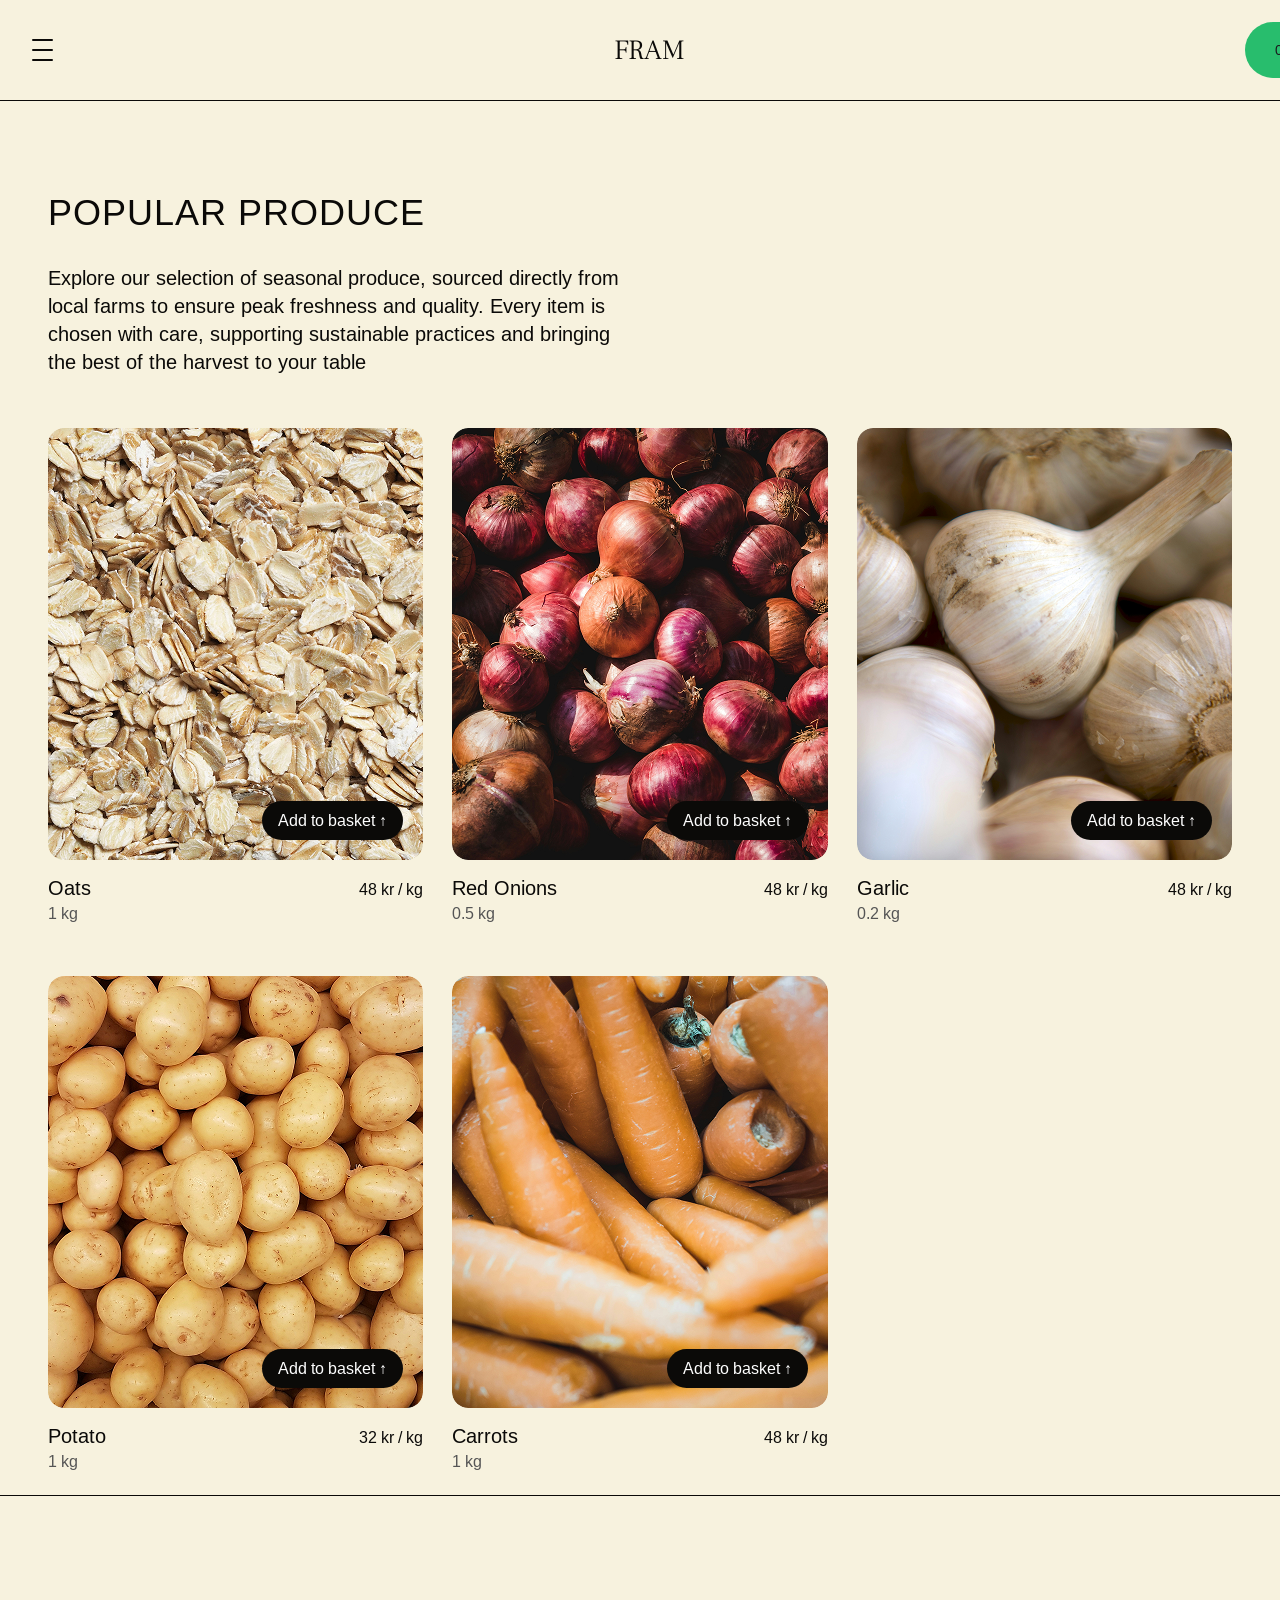
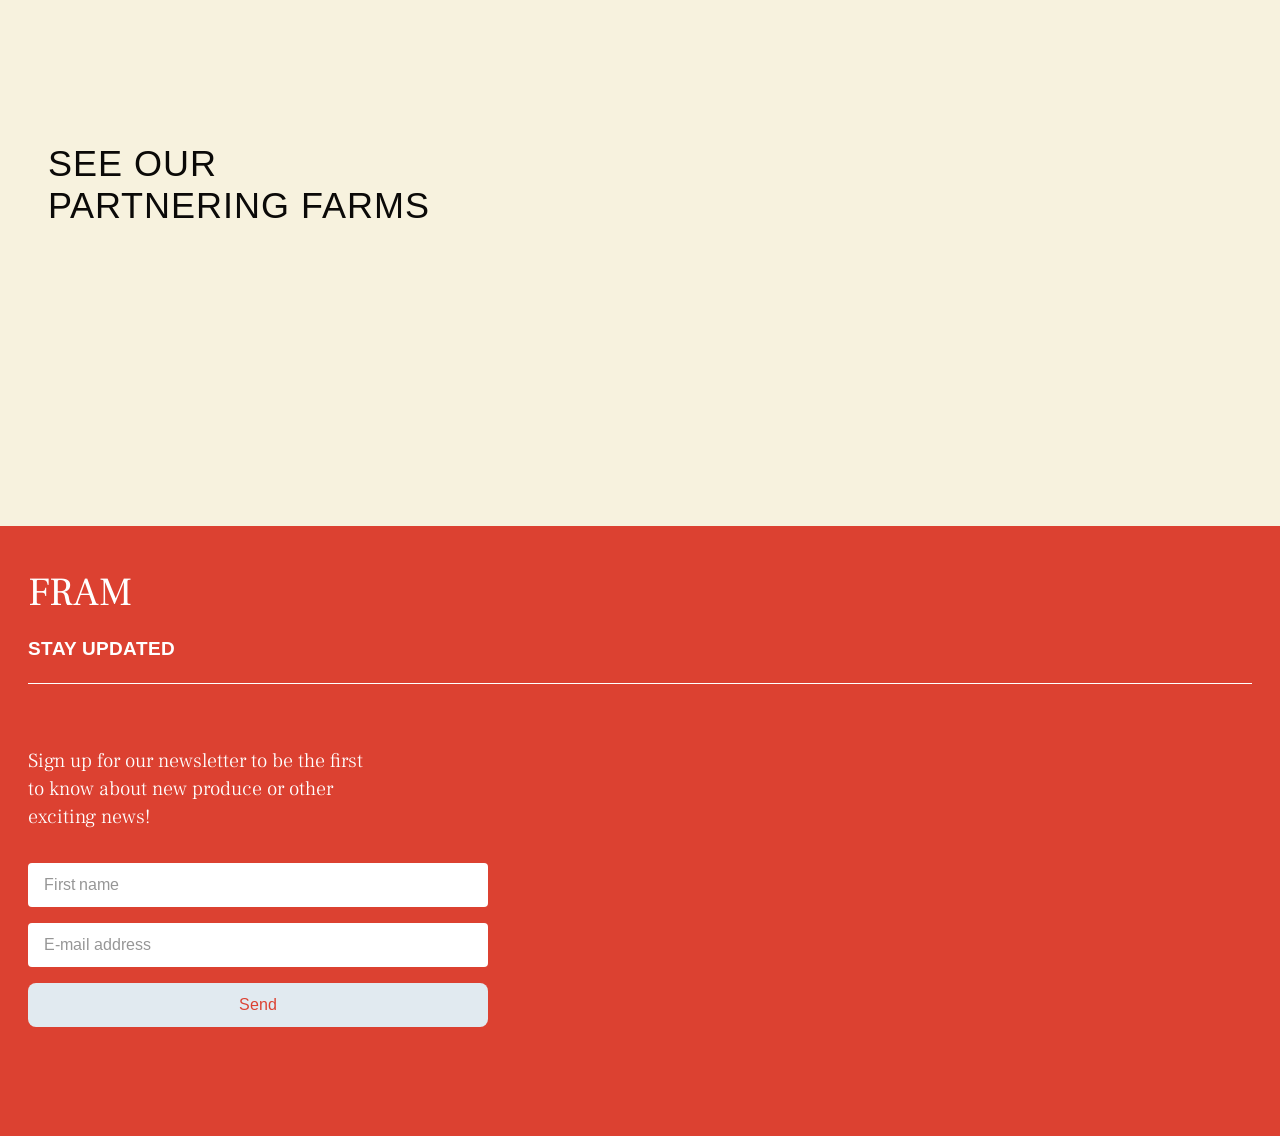
<file: products.html>
<html lang="en">
  <head>
    <meta charset="utf-8">
    <title>FRAM</title>
    <link rel="stylesheet" href="styles.css" />
    <meta name="viewport" content="width=device-width, initial-scale=1">
    <link href="https://fonts.googleapis.com/css2?family=Frank+Ruhl+Libre:wght@300;400;500;700&family=Arimo:wght@400;500;700&display=swap" rel="stylesheet">
<link href="https://fonts.googleapis.com/css2?family=Cutive+Mono&family=New+Rocker&display=swap" rel="stylesheet">
  </head>
  
   <body>
    

<!-- NAV -->
    
<header class="site-header">
  <button class="hamburger" aria-label="Menu">
    <span></span>
    <span></span>
    <span></span>
  </button>

  <h1 class="logo">FRAM</h1>

  <div class="counter">0</div>
</header>


        <!-- NAV 
 <header class="site-header">
  <nav class="nav-links">
    <a href="#">PRODUCTS</a>
    <a href="#">CHAT</a>
    <a href="#">CONTACT</a>
  </nav> 
    -->   
    
<!-- PRODUCE SECTION -->
         
<section class="produce">
  <div class="produce-inner">
    <h2 class="produce-heading">POPULAR PRODUCE</h2>
    <div class="produce-text">Explore our selection of seasonal produce, sourced directly from local farms to ensure peak freshness and quality. Every item is chosen with care, supporting sustainable practices and bringing the best of the harvest to your table</div>

    <div class="produce-grid">
      <article class="produce-card">
        <div class="produce-image-wrap">
          <img
            class="produce-image"
            src="images/oats.png"
            alt="Oats"
          >
          <button class="produce-cta">Add to basket ↑</button>
        </div>

        <div class="produce-info">
          <div class="produce-row">
            <span class="produce-name">Oats</span>
            <span class="produce-price">48 kr / kg</span>
          </div>
          <p class="produce-weight">1 kg</p>
        </div>
      </article>

      <article class="produce-card">
        <div class="produce-image-wrap">
          <img
            class="produce-image"
            src="images/redonions.png"
            alt="Red Onions"
          >
          <button class="produce-cta">Add to basket ↑</button>
        </div>

        <div class="produce-info">
          <div class="produce-row">
            <span class="produce-name">Red Onions</span>
            <span class="produce-price">48 kr / kg</span>
          </div>
          <p class="produce-weight">0.5 kg</p>
        </div>
      </article>

      <article class="produce-card">
        <div class="produce-image-wrap">
          <img
            class="produce-image"
            src="images/garlic.png"
            alt="Garlic"
          >
          <button class="produce-cta">Add to basket ↑</button>
        </div>
        <div class="produce-info">
          <div class="produce-row">
            <span class="produce-name">Garlic</span>
            <span class="produce-price">48 kr / kg</span>
          </div>
          <p class="produce-weight">0.2 kg</p>
        </div>
      </article>
      <article class="produce-card">
        <div class="produce-image-wrap">
          <img
            class="produce-image"
            src="images/potato.png"
            alt="Potato"
          >
          <button class="produce-cta">Add to basket ↑</button>
        </div>
        <div class="produce-info">
          <div class="produce-row">
            <span class="produce-name">Potato</span>
            <span class="produce-price">32 kr / kg</span>
          </div>
          <p class="produce-weight">1 kg</p>
        </div>
      </article>
      
      <article class="produce-card">
        <div class="produce-image-wrap">
          <img
            class="produce-image"
            src="images/carrots.png"
            alt="Carrots"
          >
          <button class="produce-cta">Add to basket ↑</button>
        </div>
        <div class="produce-info">
          <div class="produce-row">
            <span class="produce-name">Carrots</span>
            <span class="produce-price">48 kr / kg</span>
          </div>
          <p class="produce-weight">1 kg</p>
        </div>
      </article>
    </div>
  </div>
</section>

<!-- MAP SECTION -->

    <section class="map">
     <div class="map-inner">
       
         <h2 class="map-title">SEE OUR<br>PARTNERING FARMS</h2>
       <div class="map-wrapper">
         <iframe src="https://www.google.com/maps/embed?pb=!1m18!1m12!1m3!1d1976.5632109599821!2d10.633247176923826!3d60.303750475100784!2m3!1f0!2f0!3f0!3m2!1i1024!2i768!4f13.1!3m3!1m2!1s0x4641a30c3be67c59%3A0x94dbad789ad47bba!2sBraastad%20Gaard!5e0!3m2!1sen!2sjp!4v1765075769438!5m2!1sen!2sjp" width="600" height="450" style="border:0;" allowfullscreen="" loading="lazy" referrerpolicy="no-referrer-when-downgrade"></iframe>
       </div>
     
          </div>
         </div>
         </section>

<!-- FOOTER -->
   
      <footer class="footer">
        <h2 class="footer-logo">FRAM</h2>
        <div class="footer-inner"> 
          <div class="footer-content">
            <h3 class="footer-header">STAY UPDATED</h3>
            <p class="footer-text">
              Sign up for our newsletter to be the first<br> to know about new produce or other<br> exciting news!</p>
            <form class="footer-form">
              <input type="text"
                     class="footer-input"
                     placeholder="First name"
                     name="first-name"
                     >
              <input type="email"
                     class="footer-input"
                     placeholder="E-mail address"
                     name="email"
                     >
              <button type="submit" class="footer-button">Send</button>
            </form>
          </div>
        </div>
      </footer>
      </body>
      </html>
</file>
<file: styles.css>
/*----Background stuff----*/
 
body {
  background-color: #F8F8F3;
  margin: 0;
  padding: 0;
  font-family: 'Arimo', sans-serif;
  font-size: 16px;
  font-weight: 400;
  color: #0B0A08;
}
 
/*----Nav----*/
 
.site-header {
  width: 100%;
  height: 68px;
  display: grid;
  grid-template-columns: auto 1fr auto;
  align-items: center;
  padding: 16px 32px;
  border-bottom: 1px solid #0B0A08;
  background: #F7F2DE;
}
 
.hamburger {
  display: flex;
  flex-direction: column;
  justify-content: center;
  gap: 8px;
  width: 21px;
  height: 24px;
  padding: 0;
  border: none;
  background: none;
  cursor: pointer;
}
 
.hamburger span {
  width: 21px;
  height: 2px;
  background-color: #0B0A08;
  border-radius: 1px;
}
 
.logo {
  justify-self: center;
  font-family: 'Frank Ruhl Libre', serif;
  font-weight: 300;
  font-size: 28px;
  margin: 0;
}
 
.counter {
  justify-self: end;
  display: flex;
  justify-content: center;
  align-items: center;
  width: 47px;
  height: 36px;
  padding: 10px;
  background: #28BD6D;
  border-radius: 50px;
  color: #1B1A1E;
  font-family: 'Arimo', sans-serif;
  font-weight: 400;
  font-size: 14px;
}
 
.hero {
  width: 100%;
  min-height: 480px;
  background-image: url("https://images.unsplash.com/photo-1713244649594-0c2de54f2eaa?q=80&w=1475&auto=format&fit=crop&ixlib=rb-4.1.0&ixid=M3wxMjA3fDB8MHxwaG90by1wYWdlfHx8fGVufDB8fHx8fA%3D%3D");
  background-repeat: no-repeat;
  background-size: cover;
  background-position: center;
  display: flex;
  justify-content: center;
  align-items: center;
  padding: 80px 32px;
  text-align: center;
}
 
.hero-inner {
  max-width: 1000px;
}
 
.hero-heading {
  font-family: 'Frank Ruhl Libre', serif;
  font-weight: 300;
  font-size: 200px;
  line-height: 1.1;
  margin: 0 0 24px 0;
  color: #ffffff;
}
 
.hero-text-group {
  display: flex;
  flex-direction: column;
  align-items: center;
  gap: 16px;
  max-width: 520px;
}
 
.hero-vertical-line {
  width: 2px;
  height: 208px;
  background-color: #ffffff;
}
 
.hero-text {
  font-family: 'Arimo', sans-serif;
  font-weight: 400;
  font-size: 36px;
  line-height: 1;
  margin: 56px 0 134px;
  color: #ffffff;
}
 
/*----Responsiveness----*/
 
.menu {
  background: #ffffff;
}
 
.menu-inner {
  margin: 0 auto;
  display: flex;
  gap: 80px;
  position: relative;
}
 
.menu-inner::before {
  content: "";
  position: absolute;
  top: 0;
  bottom: 0;
  left: 50%;
  width: 1px;
  background: #0B0A08;
}
 
.menu-card {
  flex: 1;
  text-align: center;
  display: flex;
  flex-direction: column;
  align-items: center;
  padding: 90px 0;
}
 
.menu-title {
  font-family: 'Arimo', sans-serif;
  font-weight: 400;
  font-size: 36px;
  line-height: 36px;
  text-transform: uppercase;
  margin: 0 0 8px 0;
}
 
.menu-subtitle {
  font-family: 'Frank Ruhl Libre', serif;
  font-weight: 300;
  font-size: 20px;
  line-height: 1;
  margin: 0 0 44px 0;
}
 
.menu-image {
  width: 100%;
  max-width: 420px;
  height: 260px;
  border-radius: 16px;
  object-fit: cover;
  margin-bottom: 44px;
  display: block;
}
 
.menu-text {
  font-family: 'Frank Ruhl Libre', serif;
  font-size: 20px;
  font-weight: 300;
  padding: 8px 16px;
  margin: 0 0 44px 0;
  max-width: 420px;
}
 
.menu-button {
  width: 320px;
  height: 44px;
  display: flex;
  justify-content: center;
  align-items: center;
  font-family: 'Arimo', sans-serif;
  font-size: 16px;
  font-weight: 400;
  border-radius: 8px;
  background: #DC4131;
  color: #ffffff;
  text-decoration: none;
  transition: background 0.2s ease;
}
 
.menu-button:hover {
  background: #AE2E21;
  cursor: pointer;
}
 
.how {
  background: #F7F2DE;
  padding: 90px 80px;
}
 
.how-inner {
  margin: 0 auto;
  display: grid;
  grid-template-columns: 1.2fr 3fr;
  border-top: 1px solid #0B0A08;
  border-bottom: 1px solid #0B0A08;
}
 
.how-title {
  font-family: 'Arimo', sans-serif;
  font-weight: 400;
  font-size: 36px;
  line-height: 1.1;
  display: flex;
  align-items: center;
  justify-content: center;
  padding: 375px 80px;
  border-right: 1px solid #0B0A08;
  text-align: center;
  margin: 0;
}
 
.how-steps {
  display: flex;
  flex-direction: column;
}
 
.how-step {
  display: grid;
  grid-template-columns: 1fr 2fr;
  padding: 40px 48px;
  border-bottom: 1px solid #0B0A08;
  align-items: center;
}
 
.how-step:last-child {
  border-bottom: none;
}
 
.how-step-label {
  font-family: 'Arimo', sans-serif;
  font-size: 18px;
  letter-spacing: 0.08em;
  text-transform: uppercase;
}
 
.how-step-text {
  font-family: 'Arimo', sans-serif;
  font-size: 16px;
  line-height: 1.5;
  margin-bottom: 16px;
}
 
.how-step-text a {
  color: #0B0A08;
  text-decoration: underline;
}
 
.produce {
  background: #F7F2DE;
  padding-top: 1px;
  border-bottom: 1px solid #0B0A08;
}
 
.produce-inner {
  background: #F7F2DE;
  margin: 0 48px;
}
 
.produce-heading {
  font-family: 'Arimo', sans-serif;
  font-size: 36px;
  font-weight: 400;
  letter-spacing: 1px;
  text-transform: uppercase;
  margin: 90px 0 30px 0;
  background: #F7F2DE;
}

.produce-text {
    font-family: 'Arimo', sans-serif;
    font-size: 20px;
    font-weight: 400;
    line-height: 1.4;
    margin: 0 0 52px 0;
    width: 591px;
}
 
.produce-grid {
  display: grid;
  grid-template-columns: repeat(3, 1fr);
  gap: 29px;

}
 
.produce-card {
  flex: 1;
  display: flex;
  flex-direction: column;
}
 
.produce-image-wrap {
  position: relative;
  border-radius: 16px;
  overflow: hidden;
}
 
.produce-image {
  width: 100%;
  height: 432px;
  border-radius: 16px;
  object-fit: cover;
  display: block;
}
 
.produce-cta {
  position: absolute;
  right: 20px;
  bottom: 20px;
  padding: 10px 16px;
  border-radius: 44px;
  border: none;
  background: #0B0A08;
  color: #ffffff;
  font-family: 'Arimo', sans-serif;
  font-size: 16px;
  cursor: pointer;
}
 
.produce-cta:hover {
  background: rgba(0, 0, 0, 1);
}
 
.produce-info {
  padding: 16px 0 24px 0;
}
 
.produce-row {
  display: flex;
  justify-content: space-between;
  align-items: baseline;
  margin-bottom: 4px;
}
 
.produce-name {
  font-family: 'Arimo', sans-serif;
  font-size: 20px;
  font-weight: 300;
}
 
.produce-price {
  font-family: 'Arimo', sans-serif;
  font-size: 16px;
}
 
.produce-weight {
  font-family: 'Arimo', sans-serif;
  font-size: 16px;
  font-weight: 300;
  color: #555555;
  margin: 0;
}

/*---Map related---*/

.map {
    background: #F7F2DE;
    gap: 20px;
    padding: 90px 48px;
}

.map-inner {
    margin: 0 auto;
    display: flex;
    flex-direction: vertical;
    align-items: center;
    gap: 52px;
}

.map-title {
    font-family: 'Arimo', sans-serif;
    font-size: 36px;
    font-weight: 400;
    letter-spacing: 1px;
    text-transform: uppercase;
    margin: 0 0 52px 0;
}


/* --- Chat related --- */
 
.chat-main {
  min-height: calc(100vh - 68px);
  display: flex;
  justify-content: center;
  align-items: center;
  padding: 32px 16px 48px;
}
 
.chat {
  width: 100%;
  max-width: 720px;
}
 
.chat-panel {
  background: #ffffff;
  border-radius: 24px;
  box-shadow: 0 16px 40px rgba(0, 0, 0, 0.15);
  height: 70vh;
  max-height: 720px;
  padding: 24px;
  display: flex;
  flex-direction: column;
}

/*---- Footer related ---- */
 
.footer {
  background: #DC4131;
  color: #ffffff;
  padding: 41px 28px 93px 28px;
}
 
.footer-inner {
  margin: 0 auto;
  color: #ffffff;
}
 
.footer-header {
  padding-bottom: 23px;
  border-bottom: 1px solid #ffffff;
  margin-bottom: 63px;
}
 
.footer-logo {
  font-family: 'Frank Ruhl Libre', serif;
  font-size: 40px;
  font-weight: 400;
  margin: 0;
}
 
.footer-content {
  margin: 0 auto;
}
 
.footer-heading {
  font-family: 'Arimo', sans-serif;
  font-size: 36px;
  font-weight: 400;
  letter-spacing: 1px;
  text-transform: uppercase;
  margin: 0 0 24px 0;
}
 
.footer-text {
  font-family: 'Frank Ruhl Libre', serif;
  font-size: 20px;
  font-weight: 300;
  line-height: 1.4;
  margin: 0 0 32px 0;
}
 
.footer-form {
  display: flex;
  flex-direction: column;
  gap: 16px;
}
 
.footer-input {
  max-width: 460px;
  height: 44px;
  border-radius: 4px;
  border: none;
  padding: 0 16px;
  font-family: 'Arimo', sans-serif;
  font-size: 16px;
}
 
.footer-input::placeholder {
  color: #969696;
}
 
.footer-button {
  max-width: 460px;
  height: 44px;
  border-radius: 8px;
  padding: 10px 16px;
  border: none;
  background: #E1EAF0;
  color: #DC4131;
  font-family: 'Arimo', sans-serif;
  font-size: 16px;
  cursor: pointer;
}
 
.footer-button:hover {
  background: #d6e1eb;
}
 
/*----Responsiveness----*/

/* Mobile nav*/
  .mobile-nav {
    display: none;
  }

  @media (max-width: 768px) {
    .mobile-nav {
      display: block;
    }
  }
</file>
